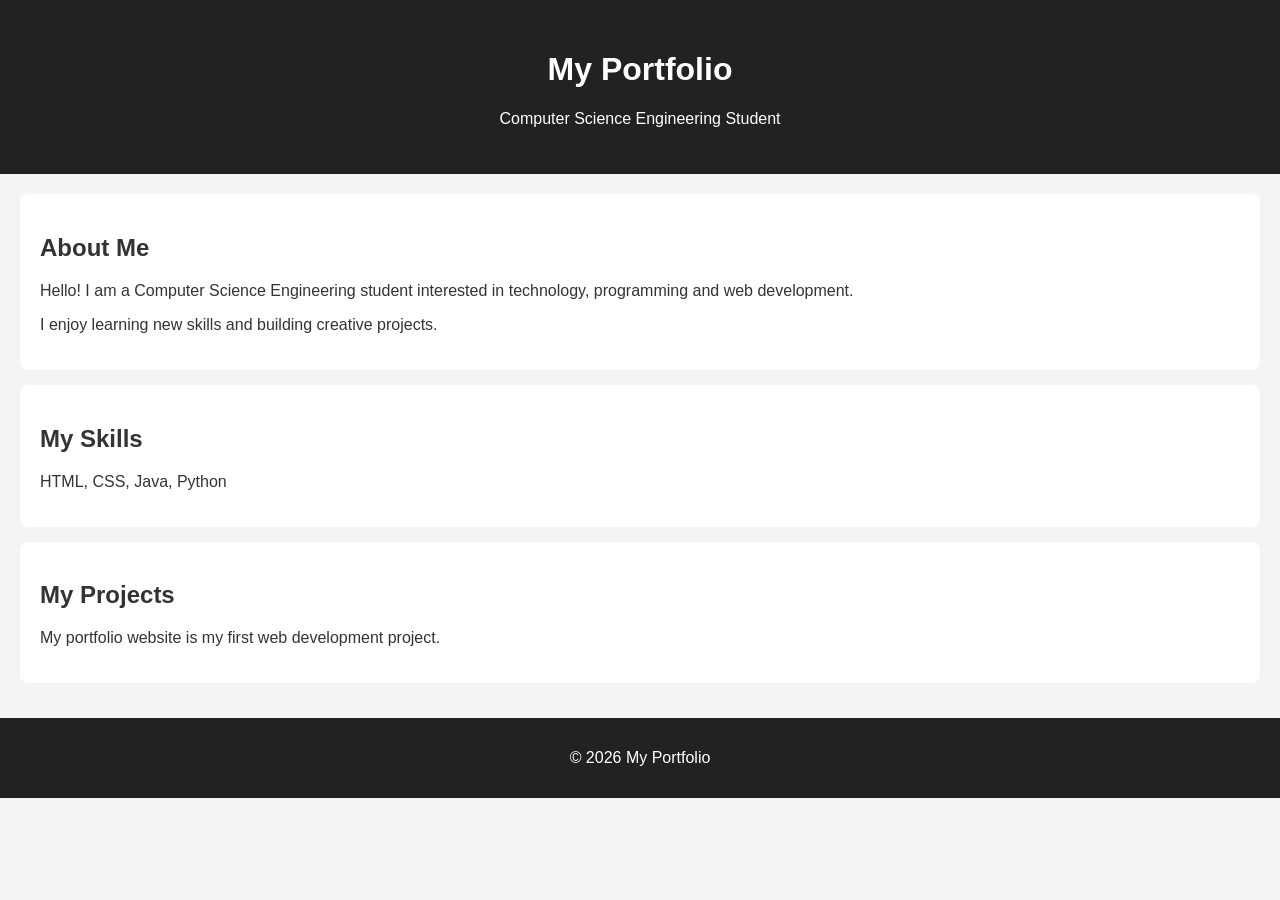
<file: Module-1/P2-Initial-Commit/index.html>
<!DOCTYPE html>
<html lang="en">
<head>
    <meta charset="UTF-8">
    <meta name="viewport" content="width=device-width, initial-scale=1.0">
    <title>My Portfolio</title>
    <link rel="stylesheet" href="style.css">
</head>
<body>

    <header>
        <h1>My Portfolio</h1>
        <p>Computer Science Engineering Student</p>
    </header>

    <main>
        <section>
            <h2>About Me</h2>
            <p>
                Hello! I am a Computer Science Engineering student
                interested in technology, programming and web development.
            </p>
            <p>
                I enjoy learning new skills and building creative projects.
            </p>
        </section>

        <section>
            <h2>My Skills</h2>
            <p>HTML, CSS, Java, Python</p>
        </section>

        <section>
            <h2>My Projects</h2>
            <p>My portfolio website is my first web development project.</p>
        </section>
    </main>

    <footer>
        <p>© 2026 My Portfolio</p>
    </footer>

</body>
</html>
</file>
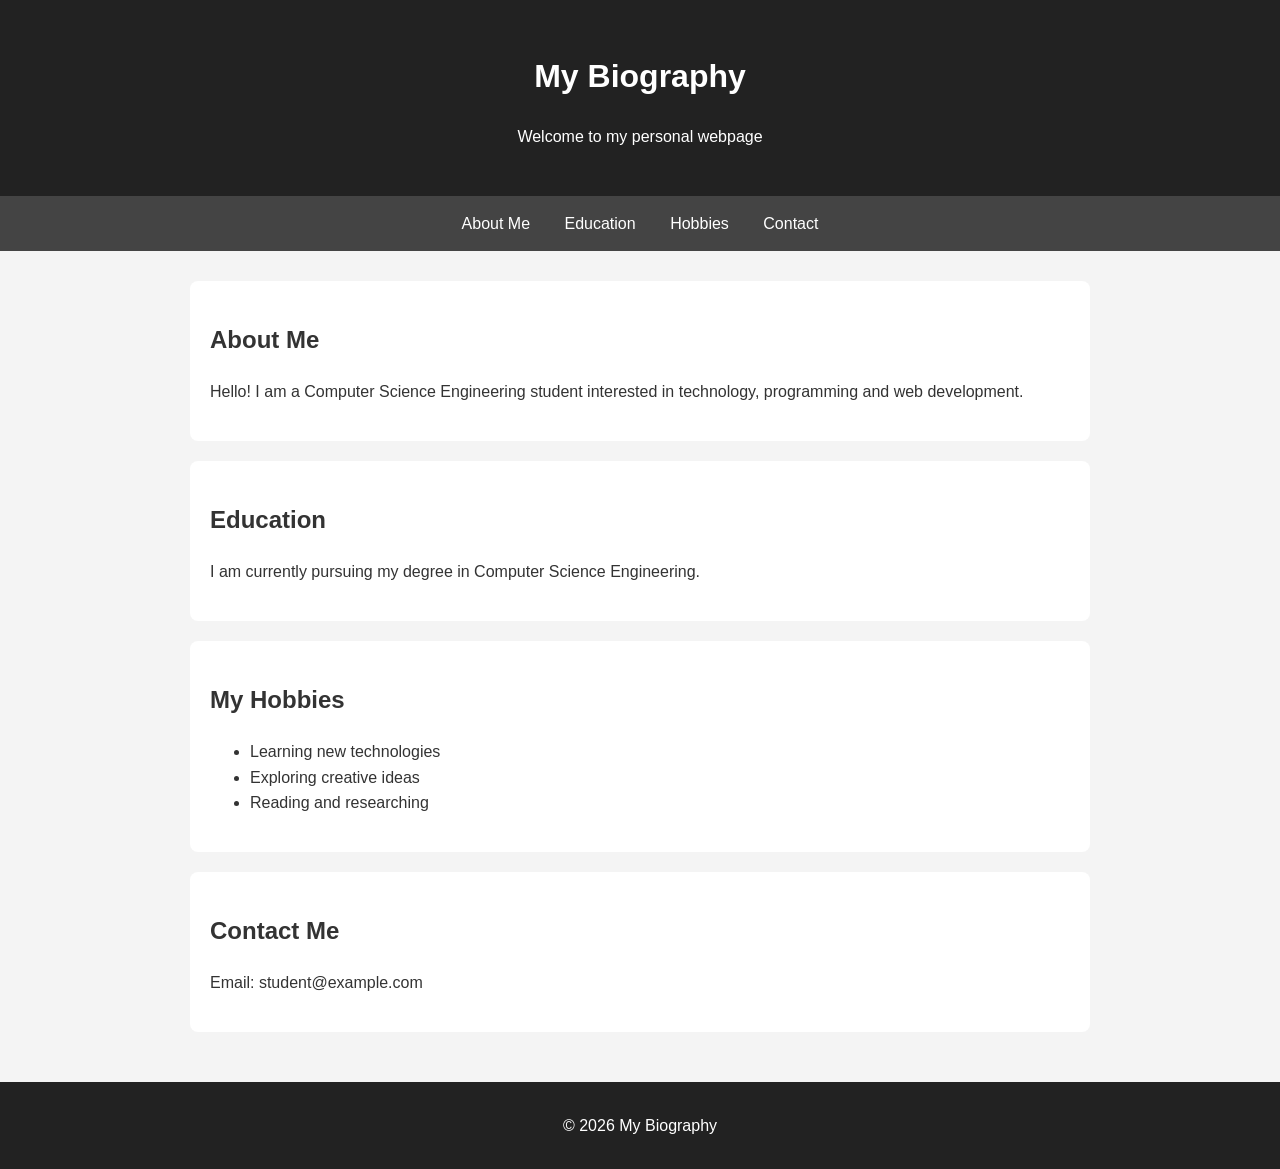
<file: Module-2/P5-Semantic-Bio/index.html>
<!DOCTYPE html>
<html lang="en">

<head>
    <meta charset="UTF-8">
    <meta name="viewport" content="width=device-width, initial-scale=1.0">
    <title>My Biography</title>
    <link rel="stylesheet" href="style.css">
</head>

<body>

    <header>
        <h1>My Biography</h1>
        <p>Welcome to my personal webpage</p>
    </header>

    <nav>
        <a href="#about">About Me</a>
        <a href="#education">Education</a>
        <a href="#hobbies">Hobbies</a>
        <a href="#contact">Contact</a>
    </nav>

    <main>

        <section id="about">
            <h2>About Me</h2>
            <p>Hello! I am a Computer Science Engineering student
            interested in technology, programming and web development.</p>
        </section>

        <section id="education">
            <h2>Education</h2>
            <p>I am currently pursuing my degree in Computer Science Engineering.</p>
        </section>

        <section id="hobbies">
            <h2>My Hobbies</h2>
            <ul>
                <li>Learning new technologies</li>
                <li>Exploring creative ideas</li>
                <li>Reading and researching</li>
            </ul>
        </section>

        <section id="contact">
            <h2>Contact Me</h2>
            <p>Email: student@example.com</p>
        </section>

    </main>

    <footer>
        <p>© 2026 My Biography</p>
    </footer>

</body>
</html>
</file>
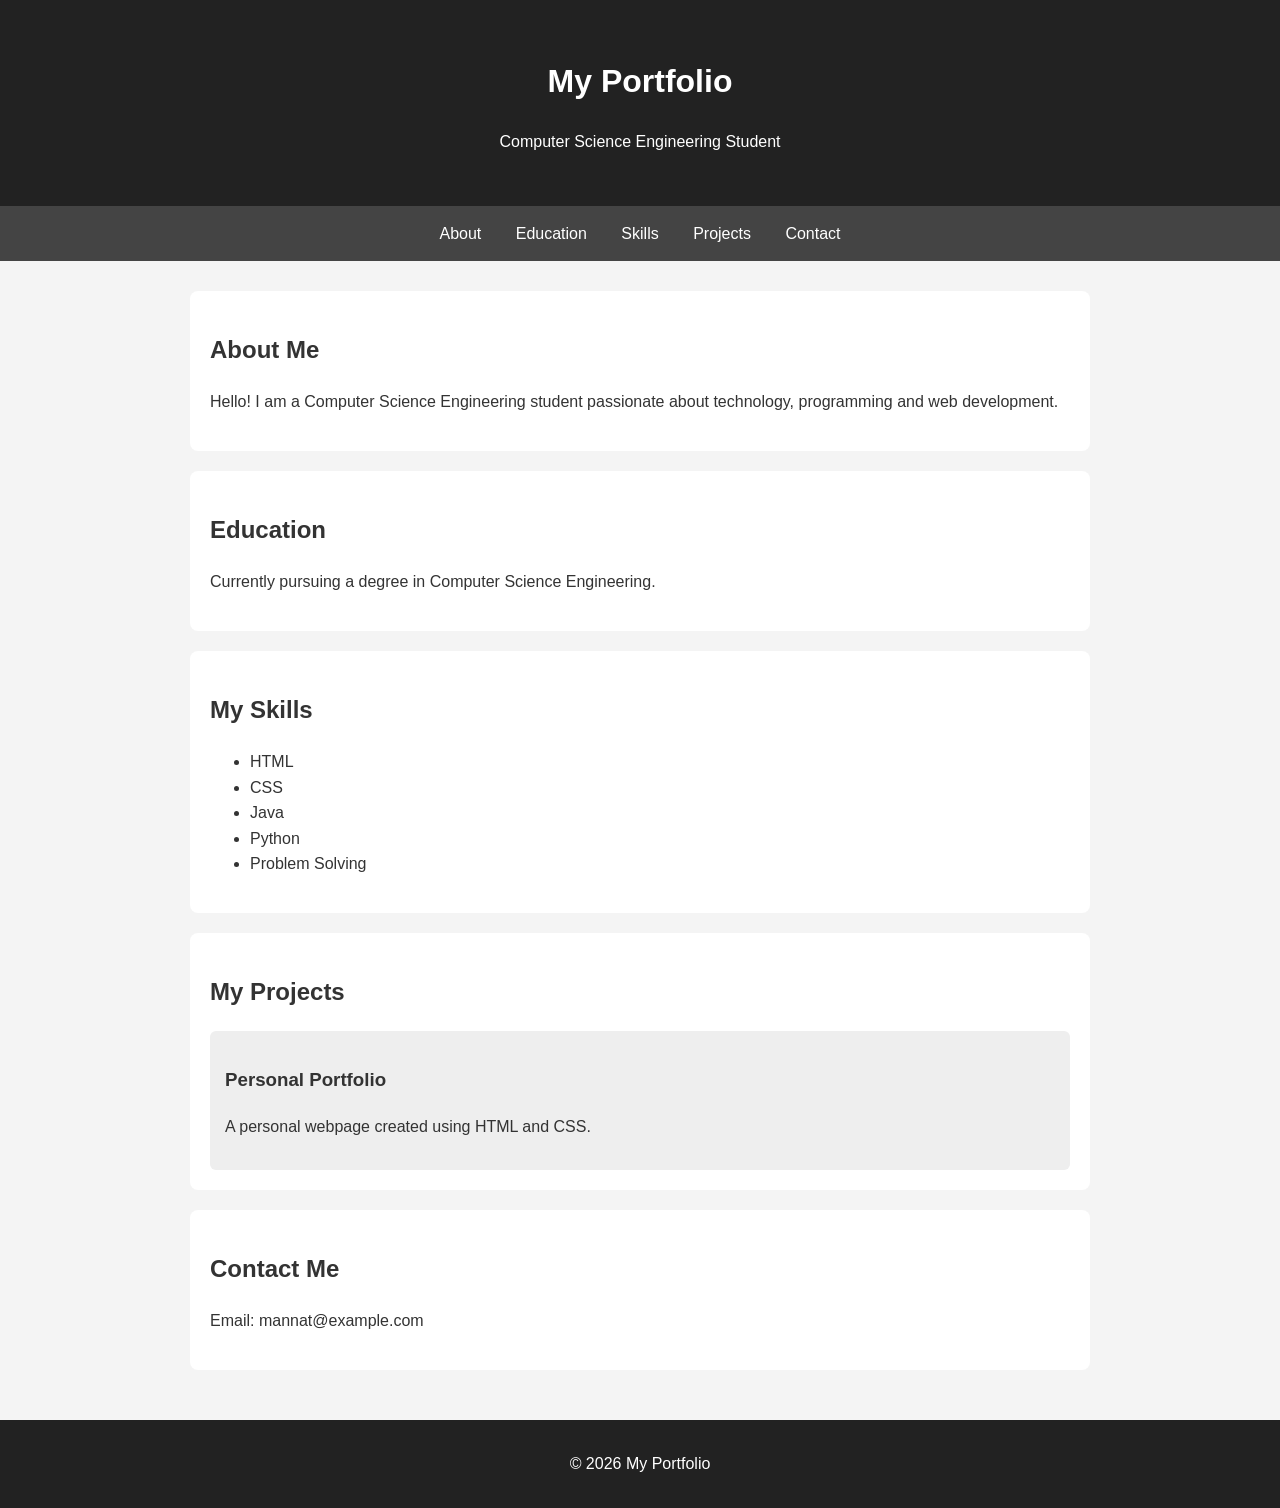
<file: Module-2/P6-Portfolio-HTML/index.html>
<!DOCTYPE html>
<html lang="en">

<head>
    <meta charset="UTF-8">
    <meta name="viewport" content="width=device-width, initial-scale=1.0">
    <title>My Portfolio</title>
    <link rel="stylesheet" href="style.css">
</head>

<body>

    <header>
        <h1>My Portfolio</h1>
        <p>Computer Science Engineering Student</p>
    </header>

    <nav>
        <a href="#about">About</a>
        <a href="#education">Education</a>
        <a href="#skills">Skills</a>
        <a href="#projects">Projects</a>
        <a href="#contact">Contact</a>
    </nav>

    <main>

        <section id="about">
            <h2>About Me</h2>
            <p>Hello! I am a Computer Science Engineering student
            passionate about technology, programming and web development.</p>
        </section>

        <section id="education">
            <h2>Education</h2>
            <p>Currently pursuing a degree in Computer Science Engineering.</p>
        </section>

        <section id="skills">
            <h2>My Skills</h2>
            <ul>
                <li>HTML</li>
                <li>CSS</li>
                <li>Java</li>
                <li>Python</li>
                <li>Problem Solving</li>
            </ul>
        </section>

        <section id="projects">
            <h2>My Projects</h2>
            <article>
                <h3>Personal Portfolio</h3>
                <p>A personal webpage created using HTML and CSS.</p>
            </article>
        </section>

        <section id="contact">
            <h2>Contact Me</h2>
            <p>Email: mannat@example.com</p>
        </section>

    </main>

    <footer>
        <p>© 2026 My Portfolio</p>
    </footer>

</body>
</html>
</file>
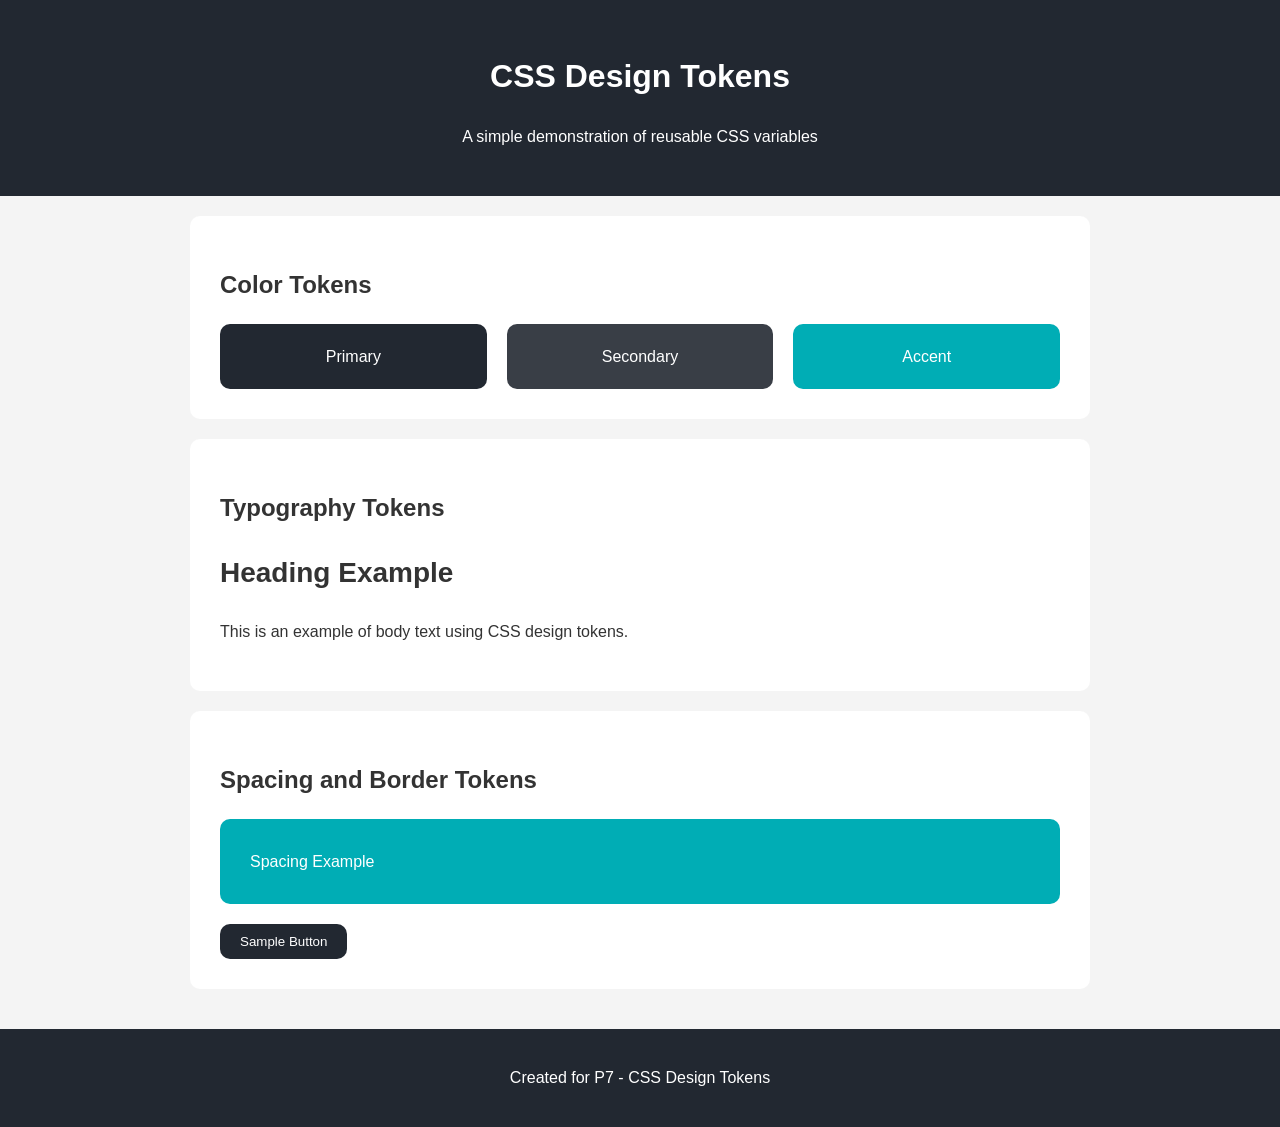
<file: Module-2/P7-Design-Tokens/index.html>
<!DOCTYPE html>
<html lang="en">

<head>
    <meta charset="UTF-8">
    <meta name="viewport" content="width=device-width, initial-scale=1.0">
    <title>CSS Design Tokens</title>
    <link rel="stylesheet" href="style.css">
</head>

<body>

    <header>
        <h1>CSS Design Tokens</h1>
        <p>A simple demonstration of reusable CSS variables</p>
    </header>

    <main>

        <section class="card">
            <h2>Color Tokens</h2>
            <div class="color-boxes">
                <div class="color primary">Primary</div>
                <div class="color secondary">Secondary</div>
                <div class="color accent">Accent</div>
            </div>
        </section>

        <section class="card">
            <h2>Typography Tokens</h2>
            <h1 class="heading">Heading Example</h1>
            <p class="text">This is an example of body text using CSS design tokens.</p>
        </section>

        <section class="card">
            <h2>Spacing and Border Tokens</h2>
            <div class="spacing-box">Spacing Example</div>
            <button>Sample Button</button>
        </section>

    </main>

    <footer>
        <p>Created for P7 - CSS Design Tokens</p>
    </footer>

</body>
</html>
</file>
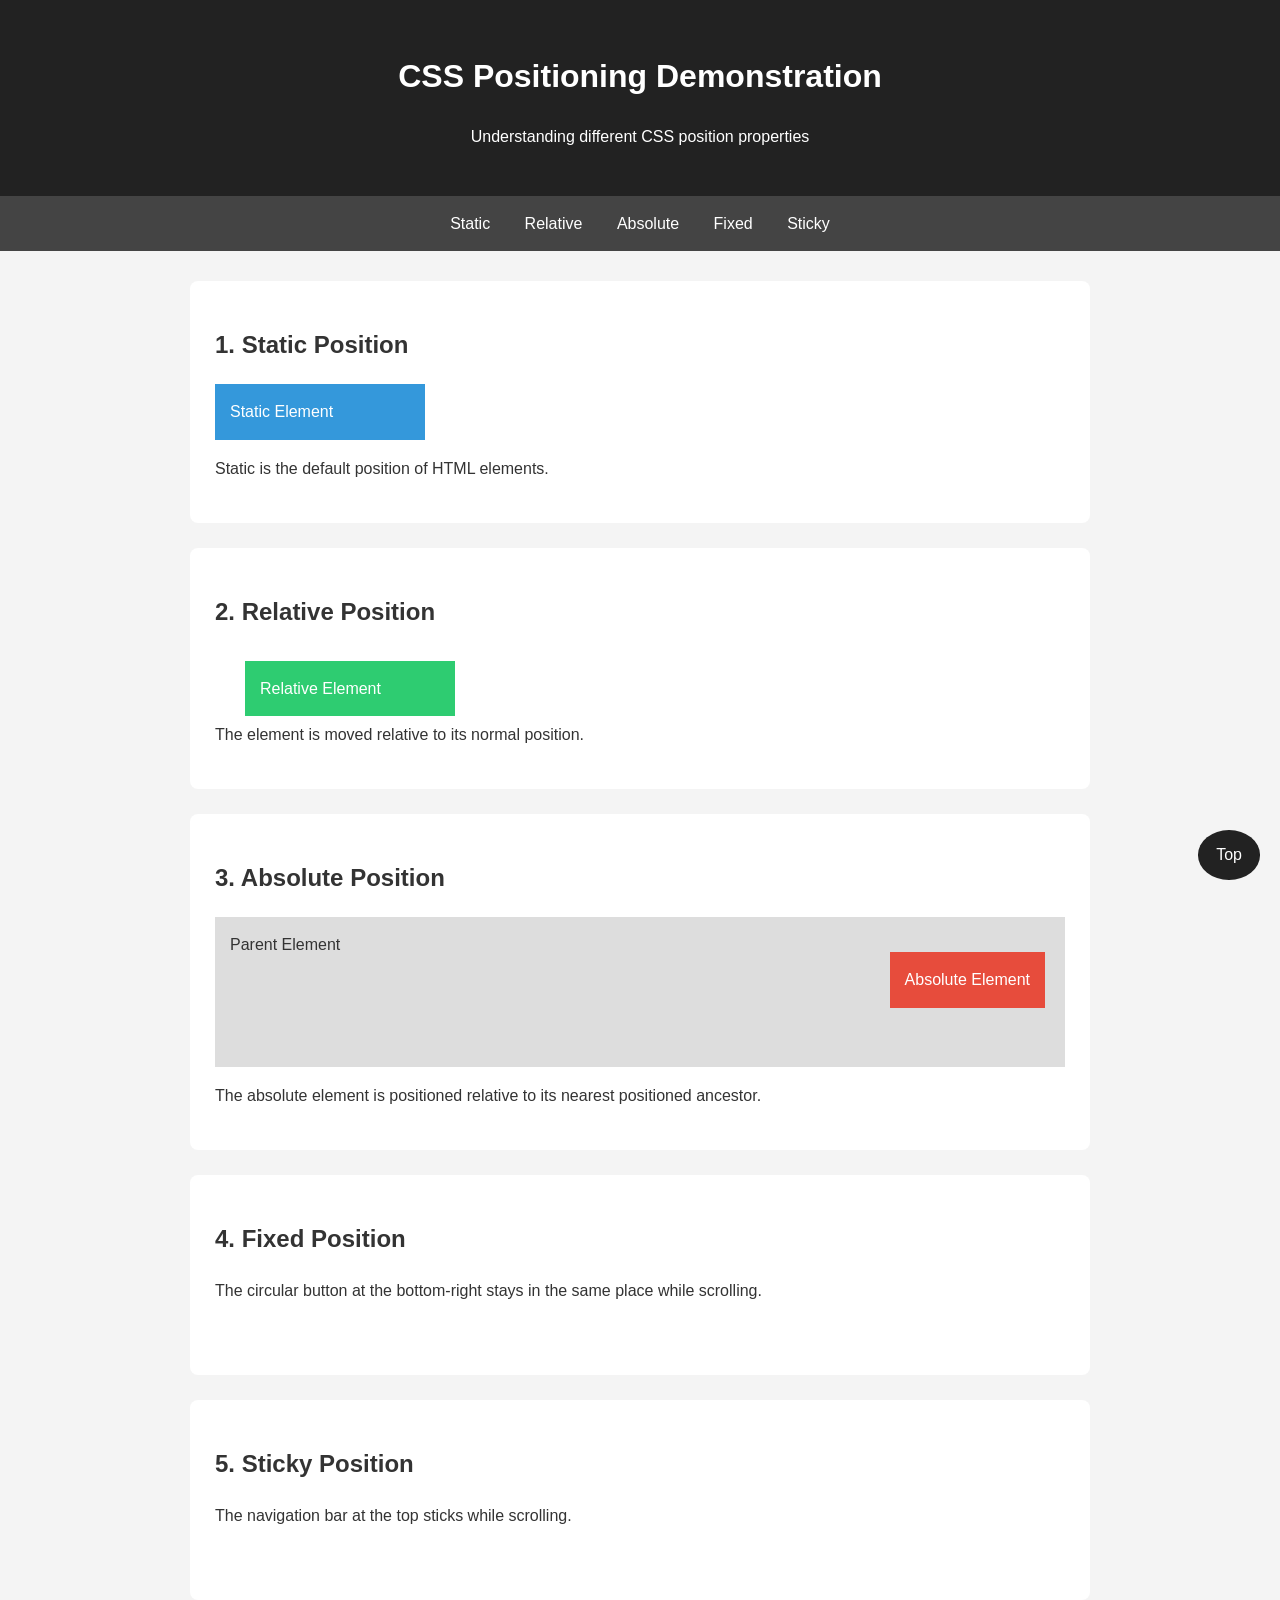
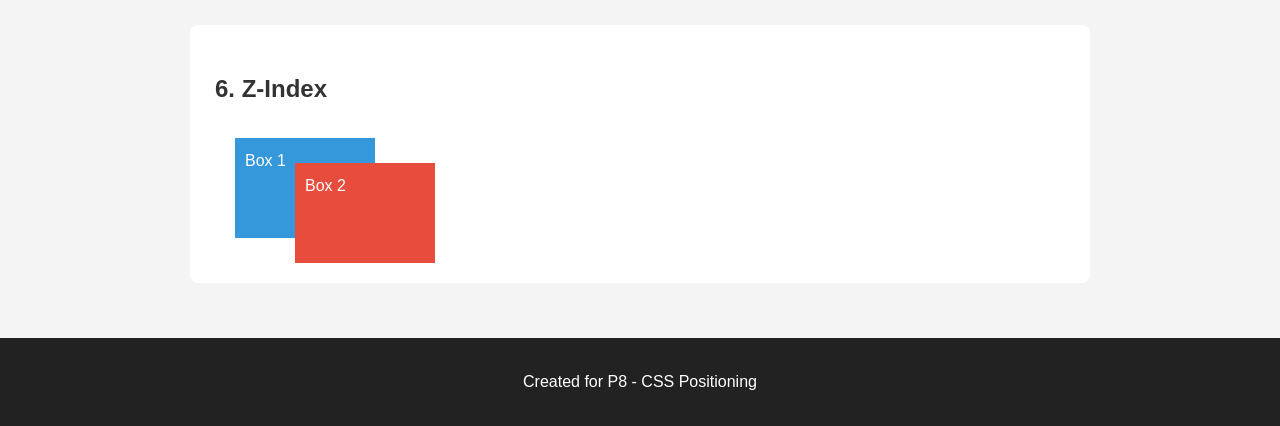
<file: Module-2/P8-CSS-Positioning/index.html>
<!DOCTYPE html>
<html lang="en">

<head>
    <meta charset="UTF-8">
    <meta name="viewport" content="width=device-width, initial-scale=1.0">
    <title>CSS Positioning</title>
    <link rel="stylesheet" href="style.css">
</head>

<body>

    <header>
        <h1>CSS Positioning Demonstration</h1>
        <p>Understanding different CSS position properties</p>
    </header>

    <nav>
        <a href="#static">Static</a>
        <a href="#relative">Relative</a>
        <a href="#absolute">Absolute</a>
        <a href="#fixed">Fixed</a>
        <a href="#sticky">Sticky</a>
    </nav>

    <main>

        <section id="static">
            <h2>1. Static Position</h2>
            <div class="static-box">Static Element</div>
            <p>Static is the default position of HTML elements.</p>
        </section>

        <section id="relative">
            <h2>2. Relative Position</h2>
            <div class="relative-box">Relative Element</div>
            <p>The element is moved relative to its normal position.</p>
        </section>

        <section id="absolute">
            <h2>3. Absolute Position</h2>
            <div class="parent-box">
                Parent Element
                <div class="absolute-box">Absolute Element</div>
            </div>
            <p>The absolute element is positioned relative to its nearest positioned ancestor.</p>
        </section>

        <section id="fixed">
            <h2>4. Fixed Position</h2>
            <p>The circular button at the bottom-right stays in the same place while scrolling.</p>
        </section>

        <section id="sticky">
            <h2>5. Sticky Position</h2>
            <p>The navigation bar at the top sticks while scrolling.</p>
        </section>

        <section>
            <h2>6. Z-Index</h2>
            <div class="z-container">
                <div class="z-box box-one">Box 1</div>
                <div class="z-box box-two">Box 2</div>
            </div>
        </section>

    </main>

    <a href="#" class="fixed-button">Top</a>

    <footer>
        <p>Created for P8 - CSS Positioning</p>
    </footer>

</body>
</html>
</file>
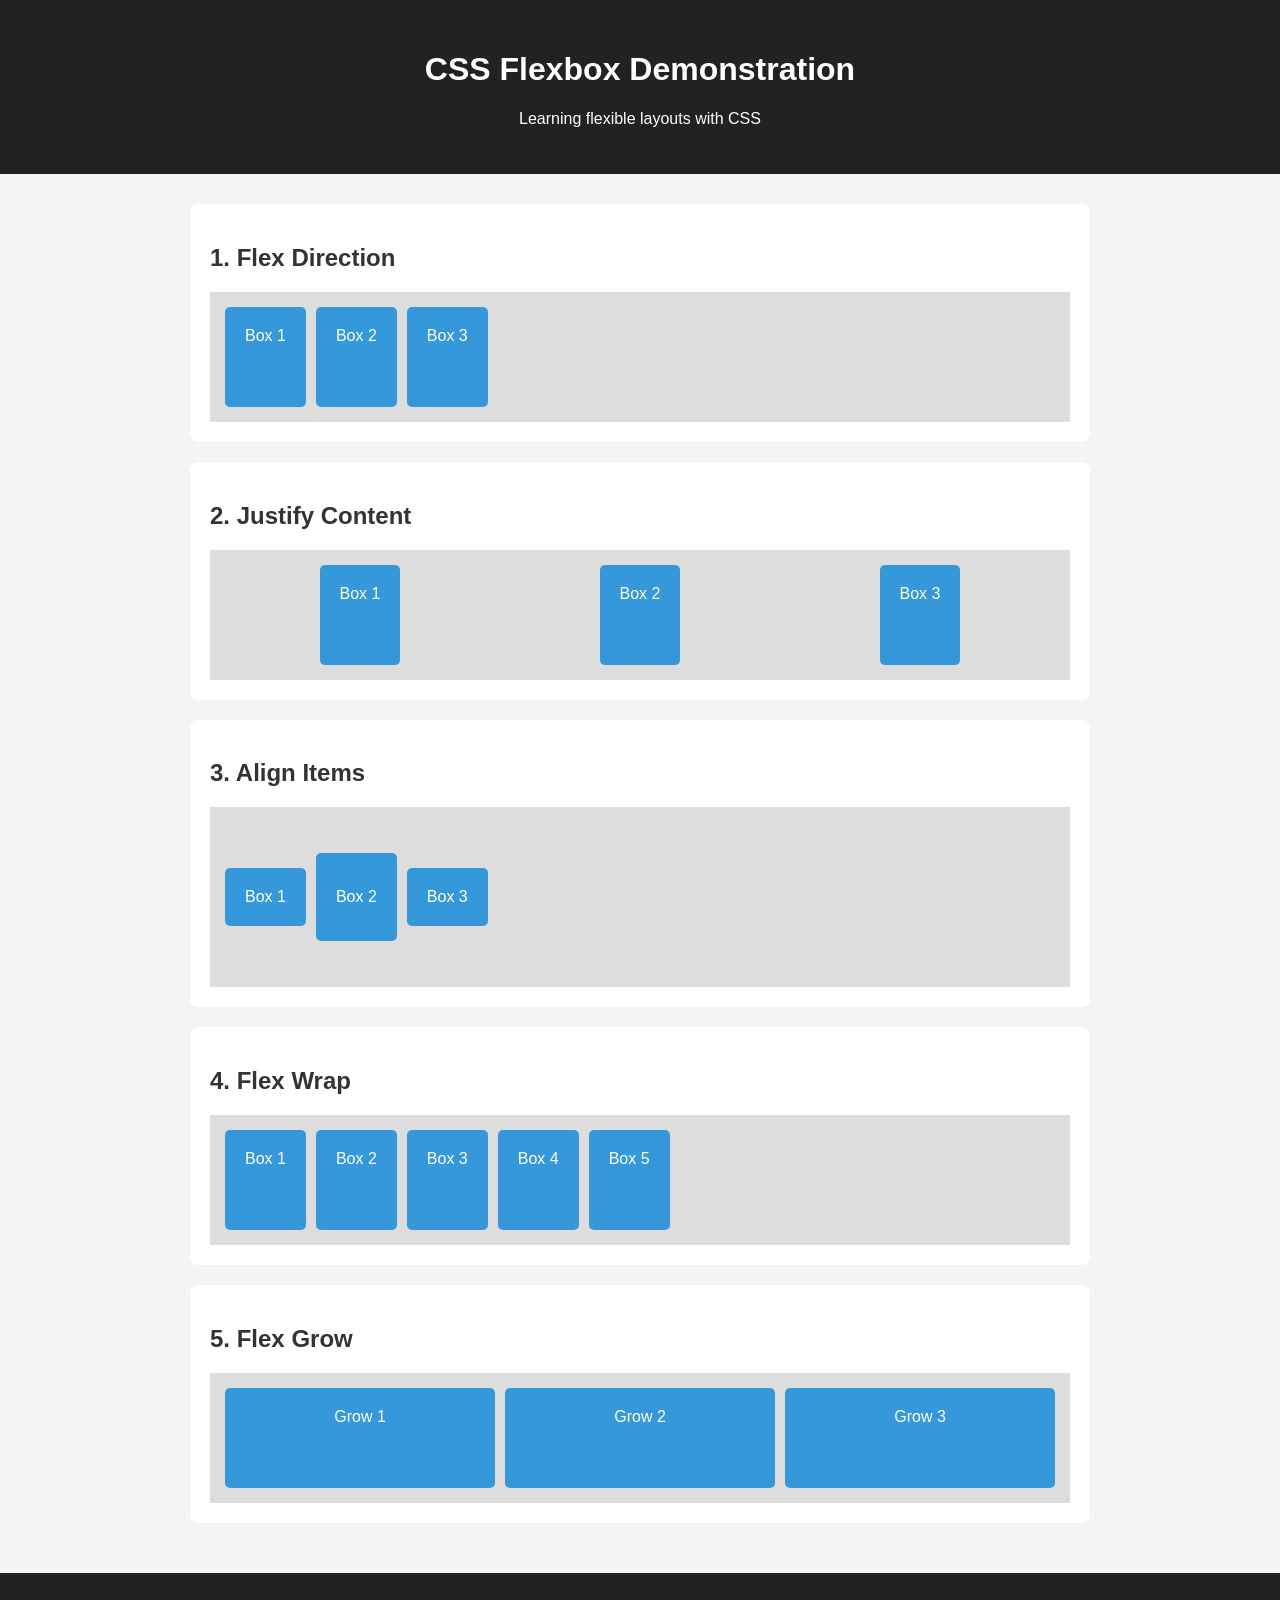
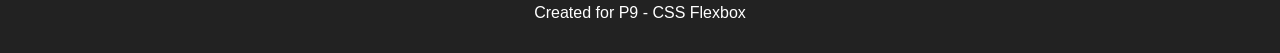
<file: Module-2/P9-Flexbox/index.html>
<!DOCTYPE html>
<html lang="en">
<head>
    <meta charset="UTF-8">
    <meta name="viewport" content="width=device-width, initial-scale=1.0">
    <title>CSS Flexbox</title>
    <link rel="stylesheet" href="style.css">
</head>
<body>

    <header>
        <h1>CSS Flexbox Demonstration</h1>
        <p>Learning flexible layouts with CSS</p>
    </header>

    <main>
        <section>
            <h2>1. Flex Direction</h2>
            <div class="container direction">
                <div class="box">Box 1</div>
                <div class="box">Box 2</div>
                <div class="box">Box 3</div>
            </div>
        </section>

        <section>
            <h2>2. Justify Content</h2>
            <div class="container justify">
                <div class="box">Box 1</div>
                <div class="box">Box 2</div>
                <div class="box">Box 3</div>
            </div>
        </section>

        <section>
            <h2>3. Align Items</h2>
            <div class="container align">
                <div class="box">Box 1</div>
                <div class="box tall">Box 2</div>
                <div class="box">Box 3</div>
            </div>
        </section>

        <section>
            <h2>4. Flex Wrap</h2>
            <div class="container wrap">
                <div class="box">Box 1</div>
                <div class="box">Box 2</div>
                <div class="box">Box 3</div>
                <div class="box">Box 4</div>
                <div class="box">Box 5</div>
            </div>
        </section>

        <section>
            <h2>5. Flex Grow</h2>
            <div class="container grow">
                <div class="box">Grow 1</div>
                <div class="box">Grow 2</div>
                <div class="box">Grow 3</div>
            </div>
        </section>
    </main>

    <footer>
        <p>Created for P9 - CSS Flexbox</p>
    </footer>

</body>
</html>
</file>
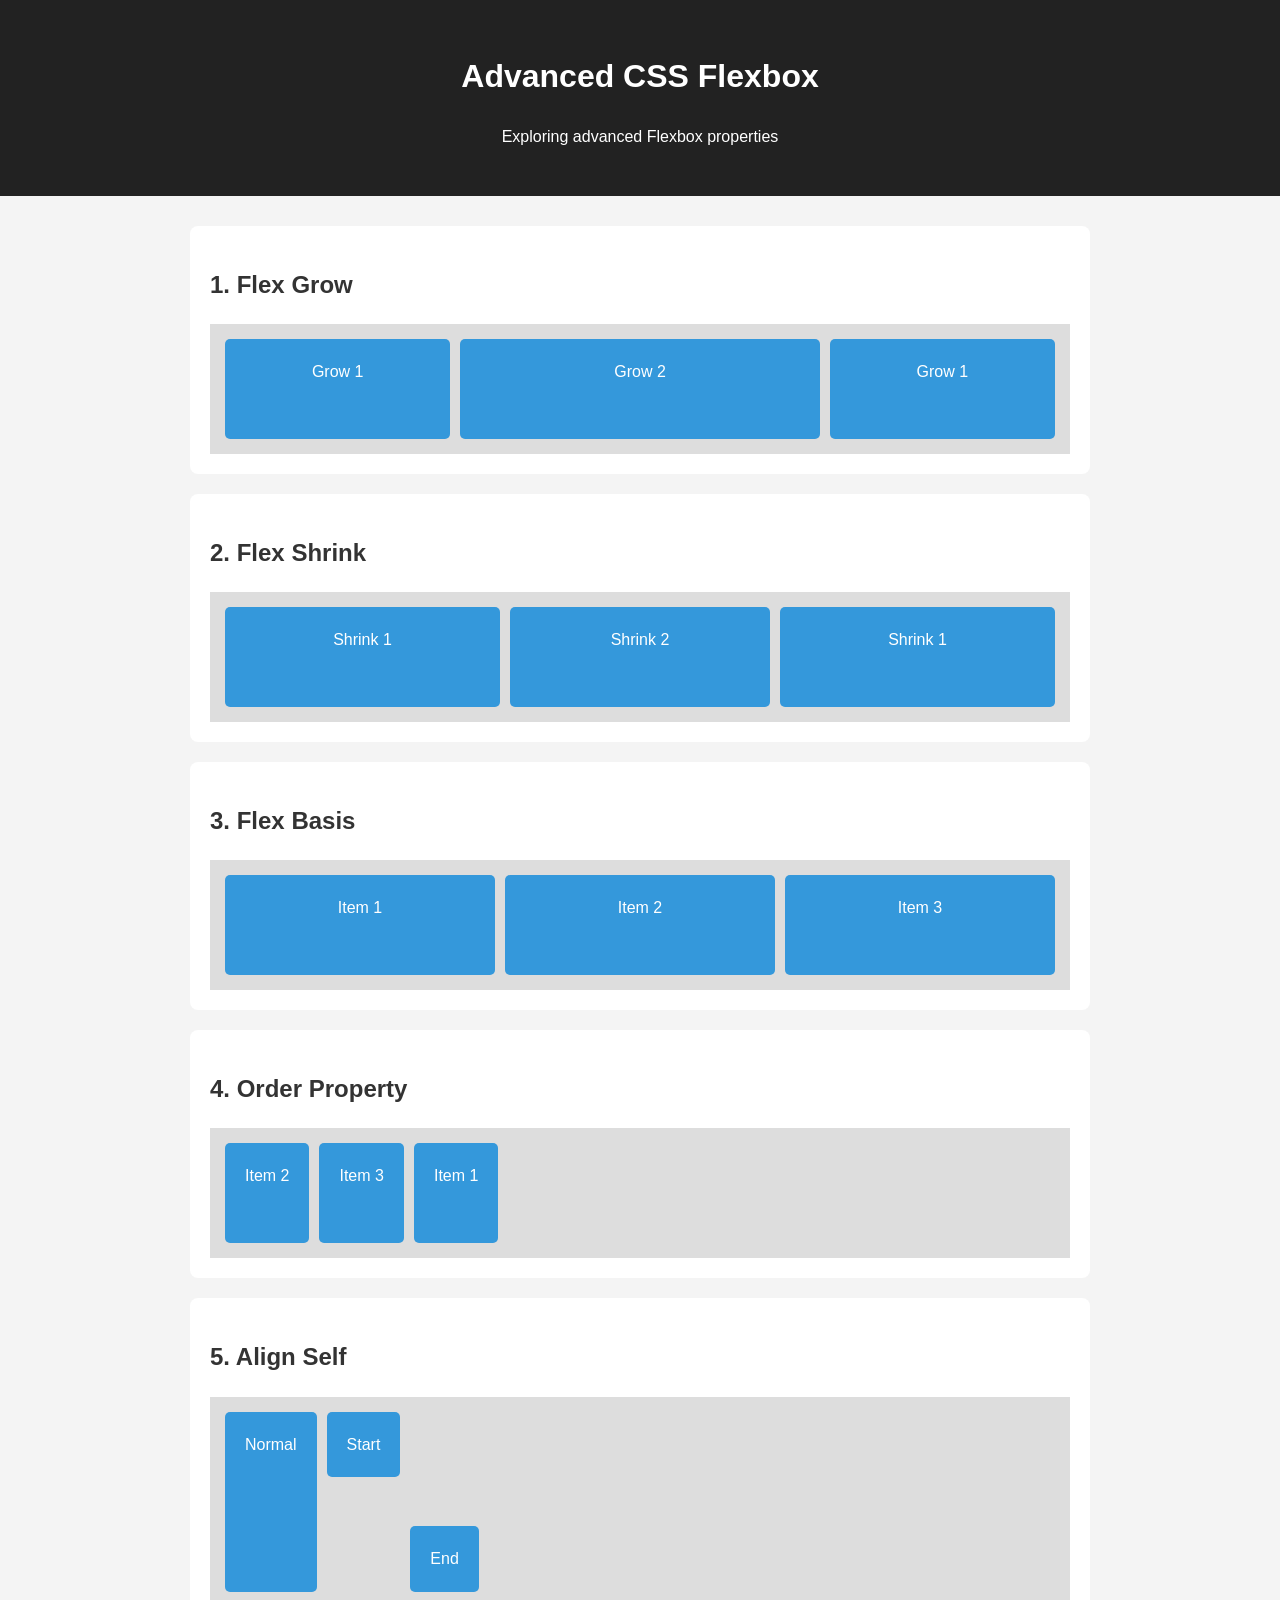
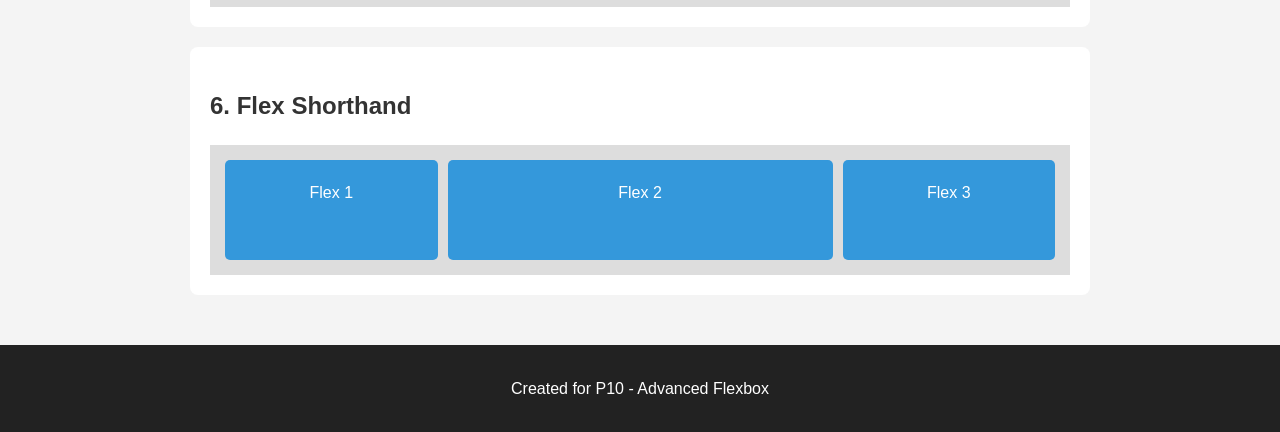
<file: Module-3/P10-Advanced-Flexbox/index.html>
<!DOCTYPE html>
<html lang="en">

<head>
    <meta charset="UTF-8">
    <meta name="viewport" content="width=device-width, initial-scale=1.0">
    <title>Advanced Flexbox</title>
    <link rel="stylesheet" href="style.css">
</head>

<body>

    <header>
        <h1>Advanced CSS Flexbox</h1>
        <p>Exploring advanced Flexbox properties</p>
    </header>

    <main>

        <section>
            <h2>1. Flex Grow</h2>
            <div class="container grow">
                <div class="box grow-one">Grow 1</div>
                <div class="box grow-two">Grow 2</div>
                <div class="box grow-one">Grow 1</div>
            </div>
        </section>

        <section>
            <h2>2. Flex Shrink</h2>
            <div class="container shrink">
                <div class="box shrink-one">Shrink 1</div>
                <div class="box shrink-two">Shrink 2</div>
                <div class="box shrink-one">Shrink 1</div>
            </div>
        </section>

        <section>
            <h2>3. Flex Basis</h2>
            <div class="container basis">
                <div class="box">Item 1</div>
                <div class="box">Item 2</div>
                <div class="box">Item 3</div>
            </div>
        </section>

        <section>
            <h2>4. Order Property</h2>
            <div class="container order">
                <div class="box order-three">Item 1</div>
                <div class="box order-one">Item 2</div>
                <div class="box order-two">Item 3</div>
            </div>
        </section>

        <section>
            <h2>5. Align Self</h2>
            <div class="container align">
                <div class="box">Normal</div>
                <div class="box self-start">Start</div>
                <div class="box self-end">End</div>
            </div>
        </section>

        <section>
            <h2>6. Flex Shorthand</h2>
            <div class="container shorthand">
                <div class="box">Flex 1</div>
                <div class="box">Flex 2</div>
                <div class="box">Flex 3</div>
            </div>
        </section>

    </main>

    <footer>
        <p>Created for P10 - Advanced Flexbox</p>
    </footer>

</body>
</html>
</file>
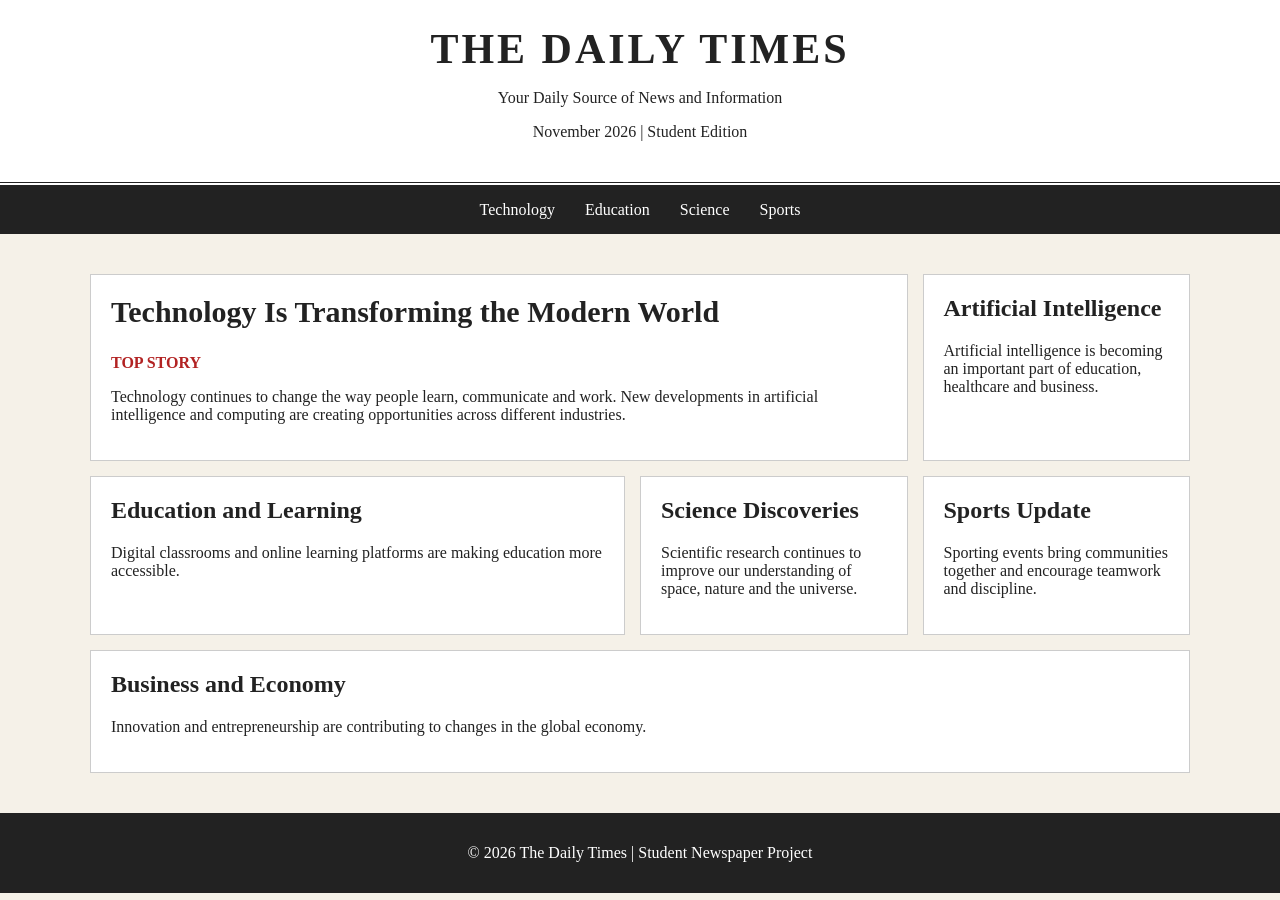
<file: Module-3/P11-CSS-Grid-Newspaper/index.html>
<!DOCTYPE html>
<html lang="en">

<head>
    <meta charset="UTF-8">
    <meta name="viewport" content="width=device-width, initial-scale=1.0">
    <title>Daily News - Newspaper Layout</title>
    <link rel="stylesheet" href="style.css">
</head>

<body>

    <header class="masthead">
        <h1>THE DAILY TIMES</h1>
        <p>Your Daily Source of News and Information</p>
        <p>November 2026 | Student Edition</p>
    </header>

    <nav>
        <a href="#technology">Technology</a>
        <a href="#education">Education</a>
        <a href="#science">Science</a>
        <a href="#sports">Sports</a>
    </nav>

    <main class="newspaper-grid">

        <article class="headline">
            <h2>Technology Is Transforming the Modern World</h2>
            <p class="category">TOP STORY</p>
            <p>
                Technology continues to change the way people learn,
                communicate and work. New developments in artificial
                intelligence and computing are creating opportunities
                across different industries.
            </p>
        </article>

        <article class="technology" id="technology">
            <h2>Artificial Intelligence</h2>
            <p>
                Artificial intelligence is becoming an important part
                of education, healthcare and business.
            </p>
        </article>

        <article class="education" id="education">
            <h2>Education and Learning</h2>
            <p>
                Digital classrooms and online learning platforms
                are making education more accessible.
            </p>
        </article>

        <article class="science" id="science">
            <h2>Science Discoveries</h2>
            <p>
                Scientific research continues to improve our
                understanding of space, nature and the universe.
            </p>
        </article>

        <article class="sports" id="sports">
            <h2>Sports Update</h2>
            <p>
                Sporting events bring communities together and
                encourage teamwork and discipline.
            </p>
        </article>

        <article class="extra">
            <h2>Business and Economy</h2>
            <p>
                Innovation and entrepreneurship are contributing
                to changes in the global economy.
            </p>
        </article>

    </main>

    <footer>
        <p>© 2026 The Daily Times | Student Newspaper Project</p>
    </footer>

</body>
</html>
</file>
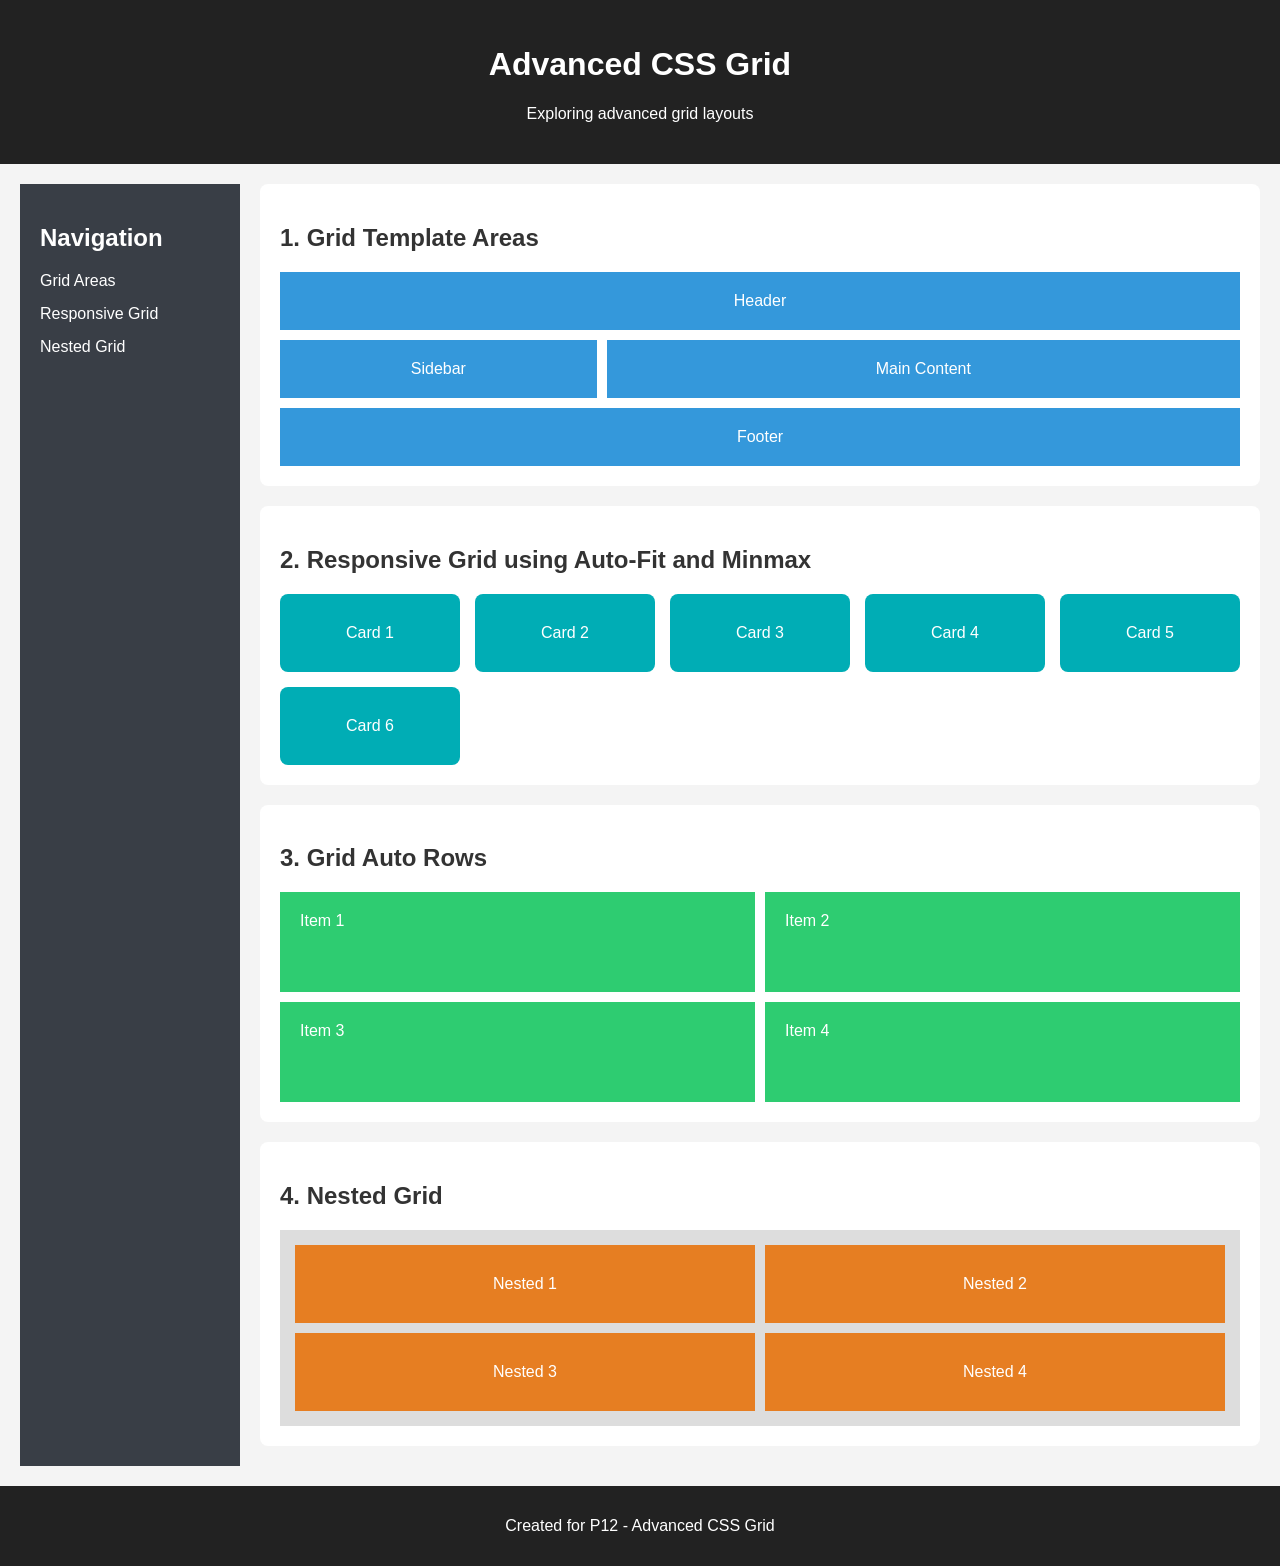
<file: Module-3/P12-Advanced-Grid/index.html>
<!DOCTYPE html>
<html lang="en">

<head>
    <meta charset="UTF-8">
    <meta name="viewport" content="width=device-width, initial-scale=1.0">
    <title>Advanced CSS Grid</title>
    <link rel="stylesheet" href="style.css">
</head>

<body>

    <header class="header">
        <h1>Advanced CSS Grid</h1>
        <p>Exploring advanced grid layouts</p>
    </header>

    <div class="layout">

        <nav class="sidebar">
            <h2>Navigation</h2>
            <a href="#areas">Grid Areas</a>
            <a href="#cards">Responsive Grid</a>
            <a href="#nested">Nested Grid</a>
        </nav>

        <main class="content">

            <section id="areas">
                <h2>1. Grid Template Areas</h2>
                <div class="area-grid">
                    <div class="area-header">Header</div>
                    <div class="area-sidebar">Sidebar</div>
                    <div class="area-main">Main Content</div>
                    <div class="area-footer">Footer</div>
                </div>
            </section>

            <section id="cards">
                <h2>2. Responsive Grid using Auto-Fit and Minmax</h2>
                <div class="card-grid">
                    <div class="card">Card 1</div>
                    <div class="card">Card 2</div>
                    <div class="card">Card 3</div>
                    <div class="card">Card 4</div>
                    <div class="card">Card 5</div>
                    <div class="card">Card 6</div>
                </div>
            </section>

            <section>
                <h2>3. Grid Auto Rows</h2>
                <div class="auto-grid">
                    <div>Item 1</div>
                    <div>Item 2</div>
                    <div>Item 3</div>
                    <div>Item 4</div>
                </div>
            </section>

            <section id="nested">
                <h2>4. Nested Grid</h2>
                <div class="nested-grid">
                    <div class="nested-card">Nested 1</div>
                    <div class="nested-card">Nested 2</div>
                    <div class="nested-card">Nested 3</div>
                    <div class="nested-card">Nested 4</div>
                </div>
            </section>

        </main>

    </div>

    <footer class="footer">
        <p>Created for P12 - Advanced CSS Grid</p>
    </footer>

</body>
</html>
</file>
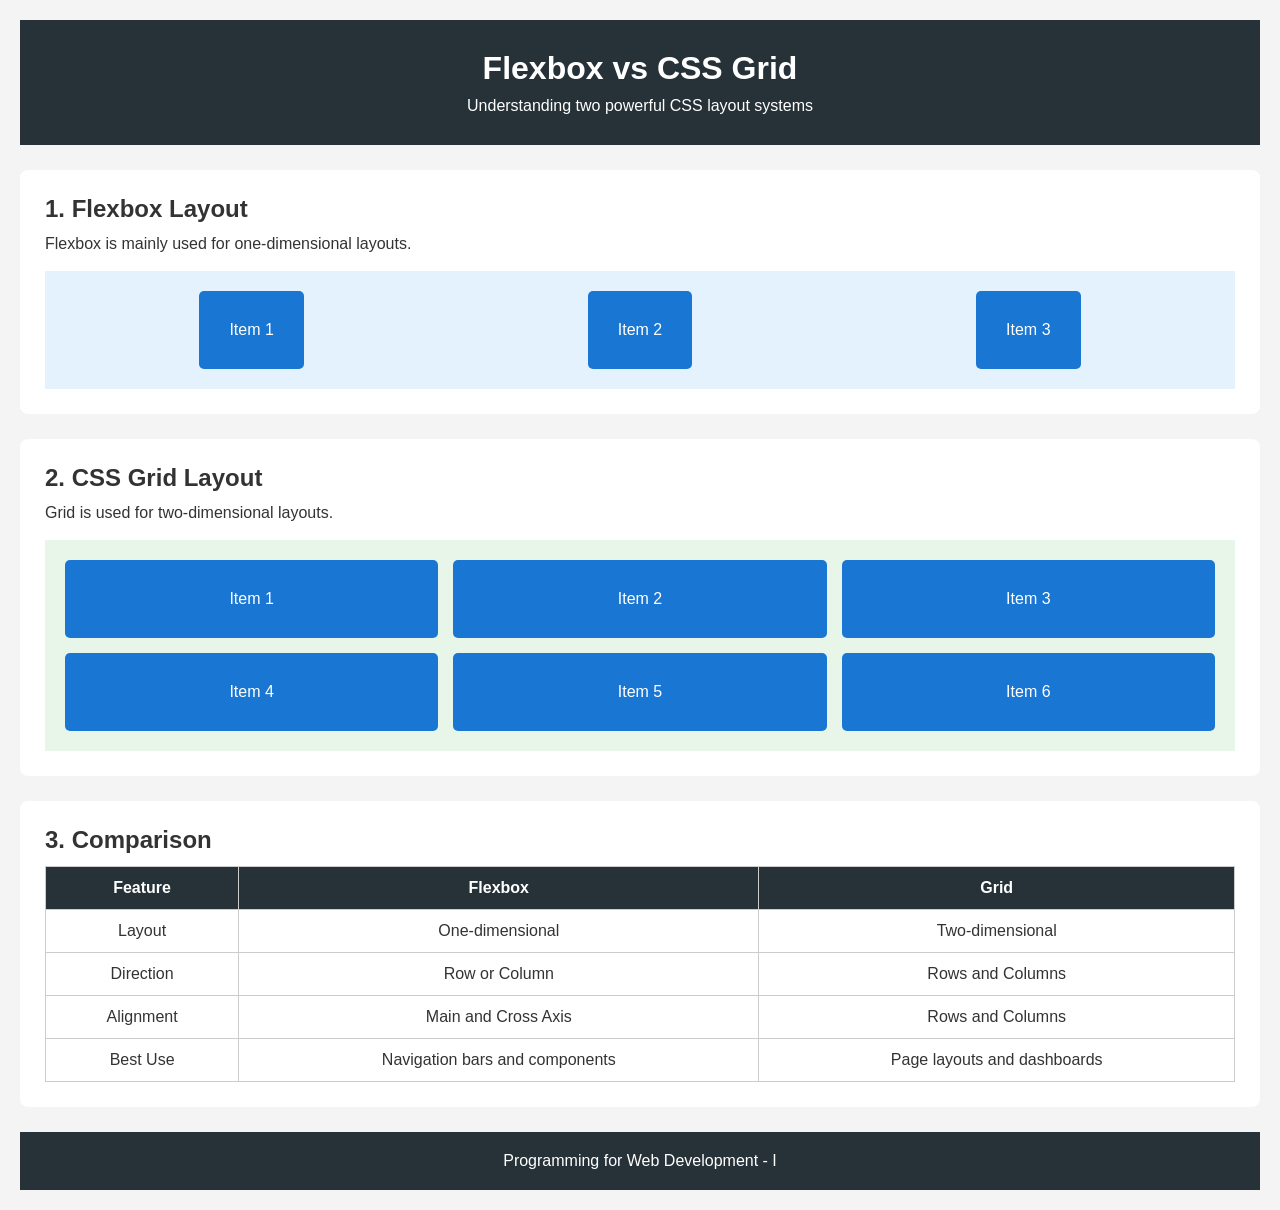
<file: Module-3/P13-Flexbox-vs-Grid/index.html>
<!DOCTYPE html>
<html lang="en">
<head>
    <meta charset="UTF-8">
    <meta name="viewport" content="width=device-width, initial-scale=1.0">
    <title>Flexbox vs Grid</title>
    <link rel="stylesheet" href="style.css">
</head>
<body>

    <header>
        <h1>Flexbox vs CSS Grid</h1>
        <p>Understanding two powerful CSS layout systems</p>
    </header>

    <main>
        <section>
            <h2>1. Flexbox Layout</h2>
            <p>Flexbox is mainly used for one-dimensional layouts.</p>

            <div class="flex-container">
                <div class="card">Item 1</div>
                <div class="card">Item 2</div>
                <div class="card">Item 3</div>
            </div>
        </section>

        <section>
            <h2>2. CSS Grid Layout</h2>
            <p>Grid is used for two-dimensional layouts.</p>

            <div class="grid-container">
                <div class="card">Item 1</div>
                <div class="card">Item 2</div>
                <div class="card">Item 3</div>
                <div class="card">Item 4</div>
                <div class="card">Item 5</div>
                <div class="card">Item 6</div>
            </div>
        </section>

        <section>
            <h2>3. Comparison</h2>

            <table>
                <tr>
                    <th>Feature</th>
                    <th>Flexbox</th>
                    <th>Grid</th>
                </tr>
                <tr>
                    <td>Layout</td>
                    <td>One-dimensional</td>
                    <td>Two-dimensional</td>
                </tr>
                <tr>
                    <td>Direction</td>
                    <td>Row or Column</td>
                    <td>Rows and Columns</td>
                </tr>
                <tr>
                    <td>Alignment</td>
                    <td>Main and Cross Axis</td>
                    <td>Rows and Columns</td>
                </tr>
                <tr>
                    <td>Best Use</td>
                    <td>Navigation bars and components</td>
                    <td>Page layouts and dashboards</td>
                </tr>
            </table>
        </section>
    </main>

    <footer>
        <p>Programming for Web Development - I</p>
    </footer>

</body>
</html>
</file>
<file: Module-1/P2-Initial-Commit/style.css>
body {
    font-family: Arial, sans-serif;
    margin: 0;
    background-color: #f4f4f4;
    color: #333;
}

header {
    background-color: #222;
    color: white;
    text-align: center;
    padding: 30px;
}

main {
    padding: 20px;
}

section {
    background-color: white;
    padding: 20px;
    margin-bottom: 15px;
    border-radius: 8px;
}

footer {
    background-color: #222;
    color: white;
    text-align: center;
    padding: 15px;
}
</file>
<file: Module-2/P5-Semantic-Bio/style.css>
/* General page styling */
body {
    font-family: Arial, sans-serif;
    margin: 0;
    background-color: #f4f4f4;
    color: #333;
    line-height: 1.6;
}

/* Header */
header {
    background-color: #222;
    color: white;
    text-align: center;
    padding: 30px;
}

/* Navigation bar */
nav {
    background-color: #444;
    text-align: center;
    padding: 15px;
}

nav a {
    color: white;
    text-decoration: none;
    margin: 0 15px;
}

/* Main content */
main {
    max-width: 900px;
    margin: 20px auto;
    padding: 10px;
}

/* Sections */
section {
    background-color: white;
    padding: 20px;
    margin-bottom: 20px;
    border-radius: 8px;
}

/* Footer */
footer {
    background-color: #222;
    color: white;
    text-align: center;
    padding: 15px;
}
</file>
<file: Module-2/P6-Portfolio-HTML/style.css>
/* General styling */
body {
    font-family: Arial, sans-serif;
    margin: 0;
    background-color: #f4f4f4;
    color: #333;
    line-height: 1.6;
}

/* Header */
header {
    background-color: #222;
    color: white;
    text-align: center;
    padding: 35px;
}

/* Navigation */
nav {
    background-color: #444;
    text-align: center;
    padding: 15px;
}

nav a {
    color: white;
    text-decoration: none;
    margin: 0 15px;
}

/* Main content */
main {
    max-width: 900px;
    margin: 20px auto;
    padding: 10px;
}

/* Sections */
section {
    background-color: white;
    padding: 20px;
    margin-bottom: 20px;
    border-radius: 8px;
}

/* Project article */
article {
    background-color: #eee;
    padding: 15px;
    border-radius: 6px;
}

/* Footer */
footer {
    background-color: #222;
    color: white;
    text-align: center;
    padding: 15px;
}
</file>
<file: Module-2/P7-Design-Tokens/style.css>
/* CSS Design Tokens */
:root {
    /* Color tokens */
    --primary-color: #222831;
    --secondary-color: #393e46;
    --accent-color: #00adb5;
    --background-color: #f4f4f4;
    --text-color: #333333;

    /* Typography tokens */
    --font-family: Arial, sans-serif;
    --heading-size: 28px;
    --body-size: 16px;

    /* Spacing tokens */
    --spacing-small: 10px;
    --spacing-medium: 20px;
    --spacing-large: 30px;

    /* Border tokens */
    --border-radius: 10px;
}

/* General styling */
body {
    font-family: var(--font-family);
    background-color: var(--background-color);
    color: var(--text-color);
    margin: 0;
    line-height: 1.6;
}

/* Header */
header {
    background-color: var(--primary-color);
    color: white;
    text-align: center;
    padding: var(--spacing-large);
}

/* Main content */
main {
    max-width: 900px;
    margin: auto;
    padding: var(--spacing-medium);
}

/* Cards */
.card {
    background-color: white;
    padding: var(--spacing-large);
    margin-bottom: var(--spacing-medium);
    border-radius: var(--border-radius);
}

/* Color boxes */
.color-boxes {
    display: flex;
    gap: var(--spacing-medium);
}

.color {
    padding: var(--spacing-medium);
    color: white;
    border-radius: var(--border-radius);
    text-align: center;
    flex: 1;
}

.primary {
    background-color: var(--primary-color);
}

.secondary {
    background-color: var(--secondary-color);
}

.accent {
    background-color: var(--accent-color);
}

/* Typography */
.heading {
    font-size: var(--heading-size);
}

.text {
    font-size: var(--body-size);
}

/* Spacing example */
.spacing-box {
    background-color: var(--accent-color);
    color: white;
    padding: var(--spacing-large);
    margin-bottom: var(--spacing-medium);
    border-radius: var(--border-radius);
}

/* Button */
button {
    background-color: var(--primary-color);
    color: white;
    padding: var(--spacing-small) var(--spacing-medium);
    border: none;
    border-radius: var(--border-radius);
    cursor: pointer;
}

/* Footer */
footer {
    background-color: var(--primary-color);
    color: white;
    text-align: center;
    padding: var(--spacing-medium);
}
</file>
<file: Module-2/P8-CSS-Positioning/style.css>
/* General styling */
body {
    font-family: Arial, sans-serif;
    margin: 0;
    background-color: #f4f4f4;
    color: #333;
    line-height: 1.6;
}

/* Header */
header {
    background-color: #222;
    color: white;
    text-align: center;
    padding: 30px;
}

/* Sticky navigation */
nav {
    position: sticky;
    top: 0;
    background-color: #444;
    padding: 15px;
    text-align: center;
    z-index: 10;
}

nav a {
    color: white;
    text-decoration: none;
    margin: 0 15px;
}

/* Main content */
main {
    max-width: 900px;
    margin: 20px auto;
    padding: 10px;
}

/* Sections */
section {
    background-color: white;
    padding: 25px;
    margin-bottom: 25px;
    border-radius: 8px;
    min-height: 150px;
}

/* Static */
.static-box {
    position: static;
    background-color: #3498db;
    color: white;
    padding: 15px;
    width: 180px;
}

/* Relative */
.relative-box {
    position: relative;
    left: 30px;
    top: 10px;
    background-color: #2ecc71;
    color: white;
    padding: 15px;
    width: 180px;
}

/* Absolute */
.parent-box {
    position: relative;
    height: 120px;
    background-color: #ddd;
    padding: 15px;
}

.absolute-box {
    position: absolute;
    top: 35px;
    right: 20px;
    background-color: #e74c3c;
    color: white;
    padding: 15px;
}

/* Fixed */
.fixed-button {
    position: fixed;
    bottom: 20px;
    right: 20px;
    background-color: #222;
    color: white;
    padding: 12px 18px;
    border-radius: 50%;
    text-decoration: none;
    z-index: 20;
}

/* Z-index */
.z-container {
    position: relative;
    height: 130px;
}

.z-box {
    position: absolute;
    width: 120px;
    height: 80px;
    padding: 10px;
    color: white;
}

.box-one {
    background-color: #3498db;
    left: 20px;
    top: 10px;
    z-index: 1;
}

.box-two {
    background-color: #e74c3c;
    left: 80px;
    top: 35px;
    z-index: 2;
}

/* Footer */
footer {
    background-color: #222;
    color: white;
    text-align: center;
    padding: 15px;
}
</file>
<file: Module-2/P9-Flexbox/style.css>
body {
    font-family: Arial, sans-serif;
    margin: 0;
    background-color: #f4f4f4;
    color: #333;
}

header {
    background-color: #222;
    color: white;
    text-align: center;
    padding: 30px;
}

main {
    max-width: 900px;
    margin: 20px auto;
    padding: 10px;
}

section {
    background-color: white;
    padding: 20px;
    margin-bottom: 20px;
    border-radius: 8px;
}

.container {
    display: flex;
    background-color: #ddd;
    padding: 15px;
    gap: 10px;
    min-height: 100px;
}

.box {
    background-color: #3498db;
    color: white;
    padding: 20px;
    text-align: center;
    border-radius: 5px;
}

/* Flex Direction */
.direction {
    flex-direction: row;
}

/* Justify Content */
.justify {
    justify-content: space-around;
}

/* Align Items */
.align {
    align-items: center;
    height: 150px;
}

.tall {
    padding: 35px 20px;
}

/* Flex Wrap */
.wrap {
    flex-wrap: wrap;
}

/* Flex Grow */
.grow .box {
    flex-grow: 1;
}

footer {
    background-color: #222;
    color: white;
    text-align: center;
    padding: 15px;
}
</file>
<file: Module-3/P10-Advanced-Flexbox/style.css>
/* General styling */
body {
    font-family: Arial, sans-serif;
    margin: 0;
    background-color: #f4f4f4;
    color: #333;
    line-height: 1.6;
}

/* Header */
header {
    background-color: #222;
    color: white;
    text-align: center;
    padding: 30px;
}

/* Main content */
main {
    max-width: 900px;
    margin: 20px auto;
    padding: 10px;
}

/* Sections */
section {
    background-color: white;
    padding: 20px;
    margin-bottom: 20px;
    border-radius: 8px;
}

/* Flex container */
.container {
    display: flex;
    gap: 10px;
    background-color: #ddd;
    padding: 15px;
    min-height: 100px;
}

/* Common boxes */
.box {
    background-color: #3498db;
    color: white;
    padding: 20px;
    text-align: center;
    border-radius: 5px;
}

/* 1. Flex Grow */
.grow-one {
    flex-grow: 1;
}

.grow-two {
    flex-grow: 2;
}

/* 2. Flex Shrink */
.shrink .box {
    flex-basis: 250px;
    flex-shrink: 1;
}

.shrink-two {
    flex-shrink: 2 !important;
}

/* 3. Flex Basis */
.basis .box {
    flex-basis: 150px;
    flex-grow: 1;
}

/* 4. Order */
.order-three {
    order: 3;
}

.order-one {
    order: 1;
}

.order-two {
    order: 2;
}

/* 5. Align Self */
.align {
    height: 180px;
}

.self-start {
    align-self: flex-start;
}

.self-end {
    align-self: flex-end;
}

/* 6. Flex Shorthand */
.shorthand .box:nth-child(1) {
    flex: 1;
}

.shorthand .box:nth-child(2) {
    flex: 2;
}

.shorthand .box:nth-child(3) {
    flex: 1;
}

/* Footer */
footer {
    background-color: #222;
    color: white;
    text-align: center;
    padding: 15px;
}

/* Responsive layout */
@media (max-width: 600px) {
    .container {
        flex-wrap: wrap;
    }

    .box {
        min-width: 100px;
    }
}
</file>
<file: Module-3/P11-CSS-Grid-Newspaper/style.css>
/* General styling */
body {
    font-family: Georgia, serif;
    margin: 0;
    background-color: #f5f1e8;
    color: #222;
}

/* Newspaper heading */
.masthead {
    text-align: center;
    padding: 25px;
    border-bottom: 4px double #222;
    background-color: white;
}

.masthead h1 {
    font-size: 42px;
    margin: 0;
    letter-spacing: 3px;
}

/* Navigation */
nav {
    display: flex;
    justify-content: center;
    gap: 30px;
    padding: 15px;
    background-color: #222;
}

nav a {
    color: white;
    text-decoration: none;
}

/* Newspaper Grid */
.newspaper-grid {
    display: grid;
    grid-template-columns: 2fr 1fr 1fr;
    grid-template-rows: auto auto auto;
    gap: 15px;
    max-width: 1100px;
    margin: 25px auto;
    padding: 15px;
}

/* Articles */
article {
    background-color: white;
    padding: 20px;
    border: 1px solid #ccc;
}

article h2 {
    margin-top: 0;
}

/* Main headline */
.headline {
    grid-column: 1 / 3;
    grid-row: 1 / 2;
    background-color: #fff;
}

.headline h2 {
    font-size: 30px;
}

.category {
    color: #b22222;
    font-weight: bold;
}

/* Other articles */
.technology {
    grid-column: 3 / 4;
}

.education {
    grid-column: 1 / 2;
}

.science {
    grid-column: 2 / 3;
}

.sports {
    grid-column: 3 / 4;
}

.extra {
    grid-column: 1 / 4;
}

/* Footer */
footer {
    background-color: #222;
    color: white;
    text-align: center;
    padding: 15px;
}

/* Responsive layout */
@media (max-width: 700px) {
    .newspaper-grid {
        grid-template-columns: 1fr;
    }

    .headline,
    .technology,
    .education,
    .science,
    .sports,
    .extra {
        grid-column: 1;
    }

    nav {
        flex-wrap: wrap;
        gap: 15px;
    }

    .masthead h1 {
        font-size: 28px;
    }
}
</file>
<file: Module-3/P12-Advanced-Grid/style.css>
/* General styling */
* {
    box-sizing: border-box;
}

body {
    margin: 0;
    font-family: Arial, sans-serif;
    background-color: #f4f4f4;
    color: #333;
}

/* Header */
.header {
    background-color: #222;
    color: white;
    text-align: center;
    padding: 25px;
}

/* Main layout using grid-template-areas */
.layout {
    display: grid;
    grid-template-columns: 220px 1fr;
    grid-template-areas: "sidebar content";
    gap: 20px;
    padding: 20px;
}

.sidebar {
    grid-area: sidebar;
    background-color: #393e46;
    color: white;
    padding: 20px;
}

.sidebar a {
    display: block;
    color: white;
    text-decoration: none;
    margin: 15px 0;
}

.content {
    grid-area: content;
    min-width: 0;
}

section {
    background-color: white;
    padding: 20px;
    margin-bottom: 20px;
    border-radius: 8px;
}

/* 1. Grid Template Areas */
.area-grid {
    display: grid;
    grid-template-columns: 1fr 2fr;
    grid-template-rows: auto auto auto;
    grid-template-areas:
        "header header"
        "sidebar main"
        "footer footer";
    gap: 10px;
}

.area-grid div {
    padding: 20px;
    background-color: #3498db;
    color: white;
    text-align: center;
}

.area-header {
    grid-area: header;
}

.area-sidebar {
    grid-area: sidebar;
}

.area-main {
    grid-area: main;
}

.area-footer {
    grid-area: footer;
}

/* 2. Auto-fit and Minmax */
.card-grid {
    display: grid;
    grid-template-columns: repeat(auto-fit, minmax(150px, 1fr));
    gap: 15px;
}

.card {
    background-color: #00adb5;
    color: white;
    padding: 30px;
    text-align: center;
    border-radius: 8px;
}

/* 3. Grid Auto Rows */
.auto-grid {
    display: grid;
    grid-template-columns: repeat(2, 1fr);
    grid-auto-rows: minmax(100px, auto);
    gap: 10px;
}

.auto-grid div {
    background-color: #2ecc71;
    color: white;
    padding: 20px;
}

/* 4. Nested Grid */
.nested-grid {
    display: grid;
    grid-template-columns: repeat(2, 1fr);
    gap: 10px;
    padding: 15px;
    background-color: #ddd;
}

.nested-card {
    background-color: #e67e22;
    color: white;
    padding: 30px;
    text-align: center;
}

/* Footer */
.footer {
    background-color: #222;
    color: white;
    text-align: center;
    padding: 15px;
}

/* Responsive layout */
@media (max-width: 700px) {
    .layout {
        grid-template-columns: 1fr;
        grid-template-areas:
            "sidebar"
            "content";
    }
}
</file>
<file: Module-3/P13-Flexbox-vs-Grid/style.css>
* {
    margin: 0;
    padding: 0;
    box-sizing: border-box;
}

body {
    font-family: Arial, sans-serif;
    background-color: #f4f4f4;
    color: #333;
    padding: 20px;
}

header {
    text-align: center;
    background-color: #263238;
    color: white;
    padding: 30px;
    margin-bottom: 25px;
}

header p {
    margin-top: 10px;
}

section {
    background-color: white;
    padding: 25px;
    margin-bottom: 25px;
    border-radius: 8px;
}

section h2 {
    margin-bottom: 12px;
}

section p {
    margin-bottom: 18px;
}

/* Flexbox Layout */
.flex-container {
    display: flex;
    justify-content: space-around;
    align-items: center;
    flex-wrap: wrap;
    gap: 15px;
    background-color: #e3f2fd;
    padding: 20px;
}

/* Grid Layout */
.grid-container {
    display: grid;
    grid-template-columns: repeat(3, 1fr);
    gap: 15px;
    background-color: #e8f5e9;
    padding: 20px;
}

.card {
    background-color: #1976d2;
    color: white;
    padding: 30px;
    text-align: center;
    border-radius: 5px;
}

/* Comparison Table */
table {
    width: 100%;
    border-collapse: collapse;
}

th, td {
    border: 1px solid #ccc;
    padding: 12px;
    text-align: center;
}

th {
    background-color: #263238;
    color: white;
}

/* Responsive Design */
@media (max-width: 600px) {
    .grid-container {
        grid-template-columns: repeat(2, 1fr);
    }

    table {
        font-size: 12px;
    }

    th, td {
        padding: 7px;
    }
}

footer {
    text-align: center;
    padding: 20px;
    background-color: #263238;
    color: white;
}
</file>
